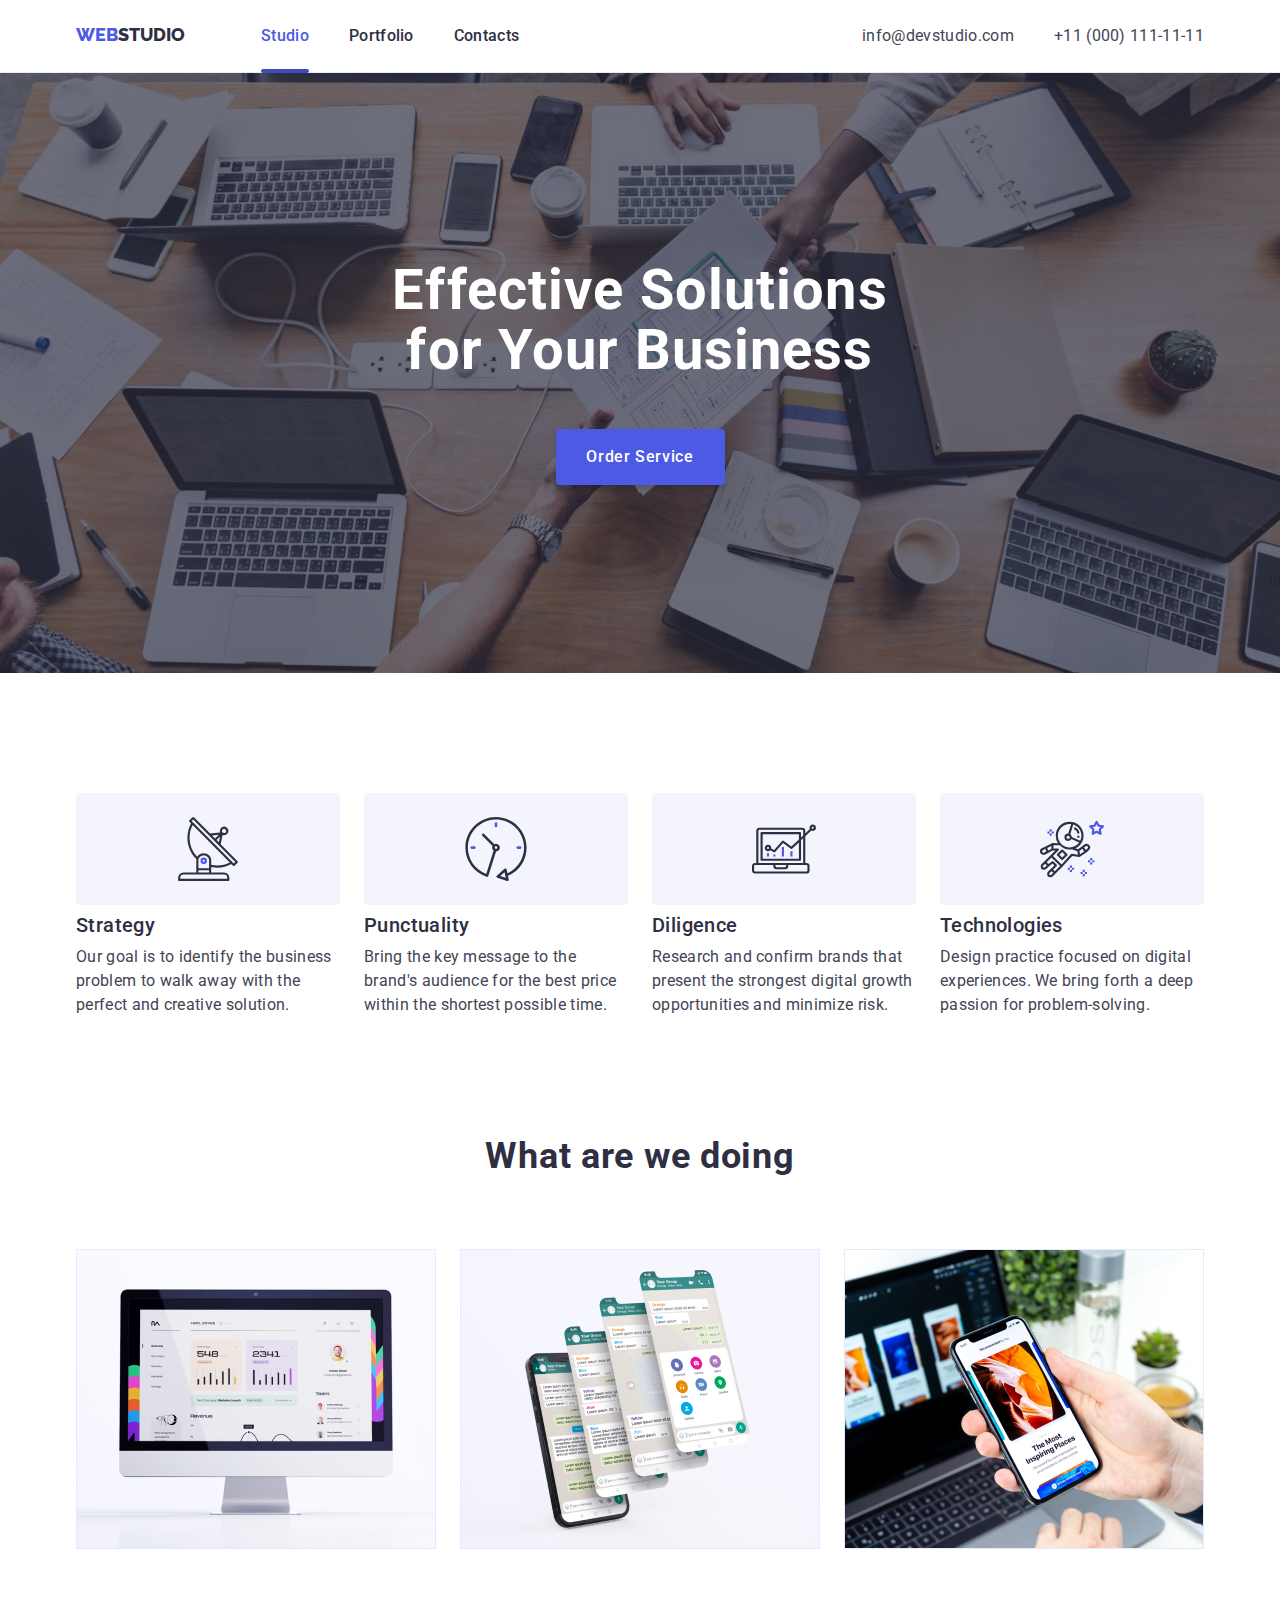
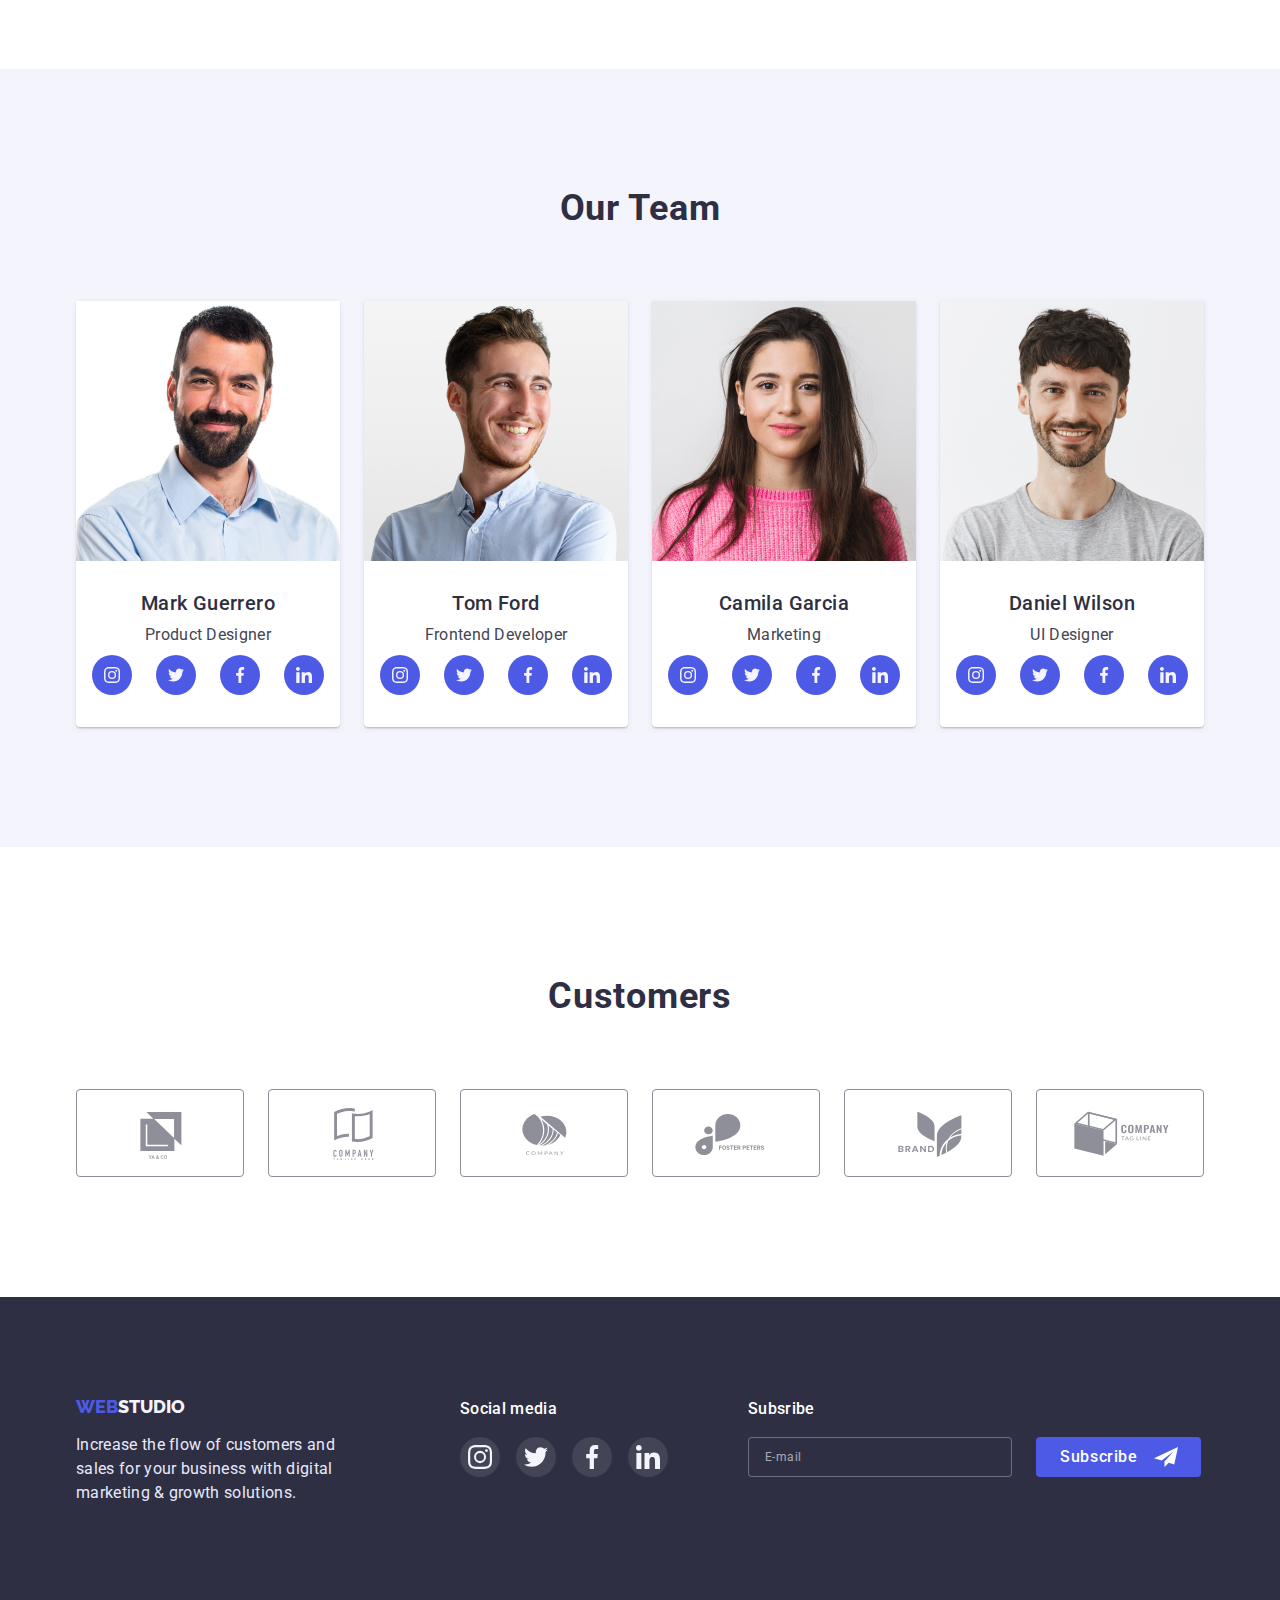
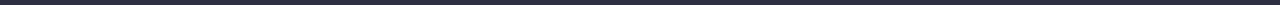
<file: index.html>
<!DOCTYPE html>
<html lang="en">
  <head>
    <meta charset="UTF-8" />
    <meta http-equiv="X-UA-Compatible" content="IE=edge" />
    <meta name="viewport" content="width=device-width, initial-scale=1.0" />
    <link rel="preconnect" href="https://fonts.googleapis.com" />
    <link rel="preconnect" href="https://fonts.gstatic.com" crossorigin />
    <link
      href="https://fonts.googleapis.com/css2?family=Raleway:wght@800&family=Roboto:wght@400;500;700&display=swap"
      rel="stylesheet"
    />
    <link
      rel="stylesheet"
      href="https://cdnjs.cloudflare.com/ajax/libs/modern-normalize/1.1.0/modern-normalize.min.css"
    />
    <link rel="stylesheet" href="./css/style.css" />
    <title>Homework 01</title>
  </head>
  <body>
    <header class="top-line">
      <div class="container container-header">
        <nav>
          <div class="nav-container">
            <a href="./index.html" class="top-logo"
              ><span class="blue-logo">WEB</span>STUDIO</a
            >
            <ul class="list nav-list">
              <li class="nav-link nav-link-now">
                <a href="./index.html" class="link list-link list-link-now"
                  >Studio</a
                >
              </li>
              <li class="nav-link">
                <a href="./portfolio.html" class="link list-link">Portfolio</a>
              </li>
              <li class="nav-link">
                <a href="#" class="link list-link">Contacts</a>
              </li>
            </ul>
          </div>
        </nav>
        <address>
          <ul class="list contacts-list">
            <li class="comtacts-link">
              <a href="mailto:info@devstudio.com" class="contacts"
                >info@devstudio.com</a
              >
            </li>
            <li class="comtacts-link">
              <a href="tel:+110001111111" class="contacts"
                >+11 (000) 111-11-11</a
              >
            </li>
          </ul>
        </address>
      </div>
    </header>
    <main>
      <section class="preview">
        <div class="container">
          <h1 class="preview-header">Effective Solutions for Your Business</h1>
          <button type="button" class="peview-button" data-modal-open>
            Order Service
          </button>
        </div>
        <div class="backdrop is-hidden" data-modal>
          <div class="modal">
            <button class="button-close" data-modal-close>
              <svg class="button-close-svg">
                <use href="./images/symbol-defs.svg#icon-close-modal"></use>
              </svg>
            </button>
            <div class="modal-form">
              <p class="heder-modal">
                Leave your contacts and we will call you back
              </p>
              <form>
                <ul class="list modal-list">
                  <li class="first-list-input">
                    <label for="input-name">
                      <span class="label-name">Name</span>
                      <span class="label-input-modal"
                        ><input
                          type="text"
                          class="input-modal hover-input-modal"
                          id="input-name"
                        />
                        <svg class="inc-input">
                          <use href="./images/icons.svg#icon-persona"></use>
                        </svg>
                      </span>
                    </label>
                  </li>
                  <li class="list-input">
                    <label for="input-phone"
                      ><span class="label-name">Phone</span>
                      <span class="label-input-modal"
                        ><input
                          type="number"
                          class="input-modal hover-input-modal"
                          id="input-phone"
                        />
                        <svg class="inc-input">
                          <use href="./images/icons.svg#icon-phone"></use>
                        </svg>
                      </span>
                    </label>
                  </li>
                  <li class="list-input">
                    <label for="input-mail"
                      ><span class="label-name">Email</span>
                      <span class="label-input-modal"
                        ><input
                          type="email"
                          class="input-modal hover-input-modal"
                          id="input-mail"
                        />
                        <svg class="inc-input">
                          <use href="./images/icons.svg#icon-mail"></use>
                        </svg>
                      </span>
                    </label>
                  </li>
                  <li class="list-input textarea-modal">
                    <label class="textarea-modal" for="input-comment"
                      ><span class="label-name">Comment</span>
                      <textarea
                        class="textarea-form-modal hover-input-modal"
                        placeholder="Text input"
                        rows="6"
                        name="comment"
                        id="input-comment"
                      ></textarea>
                    </label>
                  </li>
                </ul>
                <label for="check" class="label-checkbox">
                  <input
                    class="check-input"
                    type="checkbox"
                    name="check-privecy-policy"
                    id="check"
                  />

                  <svg class="icon-check-svg">
                    <use href="./images/icons.svg#icon-cheackbox-active"></use>
                  </svg>

                  <span class="icon-check"></span>
                  <span class="text-checkbox"
                    >I accept the terms and conditions of the
                    <a href="">Privacy Policy</a></span
                  >
                </label>

                <button type="submit" class="button-modal">Send</button>
              </form>
            </div>
          </div>
        </div>
      </section>

      <section class="advantages">
        <div class="container">
          <!-- header "Our advantages" must be hidden-->
          <h2 class="visually-hidden">Our advantages</h2>
          <ul class="list advantages-flex-container">
            <li class="advantages-list">
              <div class="thumb">
                <svg class="icon-list">
                  <use
                    href="./images/symbol-defs.svg#icon-antenna"
                    class="icon-thumb"
                  ></use>
                </svg>
              </div>

              <h3 class="advantages-header">Strategy</h3>
              <p class="advantages-text">
                Our goal is to identify the business problem to walk away with
                the perfect and creative solution.
              </p>
            </li>
            <li class="advantages-list">
              <div class="thumb">
                <svg class="icon-list">
                  <use
                    href="./images/symbol-defs.svg#icon-clock"
                    class="icon-thumb"
                  ></use>
                </svg>
              </div>
              <h3 class="advantages-header">Punctuality</h3>
              <p class="advantages-text">
                Bring the key message to the brand's audience for the best price
                within the shortest possible time.
              </p>
            </li>
            <li class="advantages-list">
              <div class="thumb">
                <svg class="icon-list">
                  <use
                    href="./images/symbol-defs.svg#icon-diagram"
                    class="icon-thumb"
                  ></use>
                </svg>
              </div>
              <h3 class="advantages-header">Diligence</h3>
              <p class="advantages-text">
                Research and confirm brands that present the strongest digital
                growth opportunities and minimize risk.
              </p>
            </li>
            <li class="advantages-list">
              <div class="thumb">
                <svg class="icon-list">
                  <use
                    href="./images/symbol-defs.svg#icon-astronaut"
                    class="icon-thumb"
                  ></use>
                </svg>
              </div>
              <h3 class="advantages-header">Technologies</h3>
              <p class="advantages-text">
                Design practice focused on digital experiences. We bring forth a
                deep passion for problem-solving.
              </p>
            </li>
          </ul>
        </div>
      </section>
      <section class="works">
        <div class="container works-container">
          <h2 class="works-header">What are we doing</h2>
          <ul class="list works-flex-container">
            <li class="list-works">
              <img
                src="./images/img1.jpg"
                alt="computer"
                width="360px"
                height="300px"
              />
            </li>
            <li class="list-works">
              <img
                src="./images/img2.jpg"
                alt="mobile app"
                width="360px"
                height="300px"
              />
            </li>
            <li class="list-works">
              <img
                src="./images/img3.jpg"
                alt="mobile and notebook"
                width="360px"
                height="300px"
              />
            </li>
          </ul>
        </div>
      </section>
      <section class="team">
        <div class="container">
          <h2 class="team-header">Our Team</h2>
          <ul class="list team-flex-container">
            <li class="team-card">
              <img
                src="./images/mark.jpg"
                alt="foto mark guerrero"
                width="264px"
                height="260px"
              />
              <div class="card-text">
                <h3 class="team-name">Mark Guerrero</h3>
                <p class="specialization">Product Designer</p>
                <ul class="list social-list">
                  <li class="social-item">
                    <a class="social-link" href="#">
                      <svg class="social-icon">
                        <use
                          href="./images/symbol-defs.svg#icon-instagram"
                        ></use>
                      </svg>
                    </a>
                  </li>
                  <li class="social-item">
                    <a class="social-link" href="#">
                      <svg class="social-icon">
                        <use href="./images/symbol-defs.svg#icon-twitter"></use>
                      </svg>
                    </a>
                  </li>
                  <li class="social-item">
                    <a class="social-link" href="#">
                      <svg class="social-icon">
                        <use
                          href="./images/symbol-defs.svg#icon-facebook"
                        ></use>
                      </svg>
                    </a>
                  </li>
                  <li class="social-item">
                    <a class="social-link" href="#">
                      <svg class="social-icon">
                        <use
                          href="./images/symbol-defs.svg#icon-linkedin"
                        ></use>
                      </svg>
                    </a>
                  </li>
                </ul>
              </div>
            </li>
            <li class="team-card">
              <img
                src="./images/tom.jpg"
                alt="foto tom ford"
                width="264px"
                height="260px"
              />
              <div class="card-text">
                <h3 class="team-name">Tom Ford</h3>
                <p class="specialization">Frontend Developer</p>
                <ul class="list social-list">
                  <li class="social-item">
                    <a class="social-link" href="#">
                      <svg class="social-icon">
                        <use
                          href="./images/symbol-defs.svg#icon-instagram"
                        ></use>
                      </svg>
                    </a>
                  </li>
                  <li class="social-item">
                    <a class="social-link" href="#">
                      <svg class="social-icon">
                        <use href="./images/symbol-defs.svg#icon-twitter"></use>
                      </svg>
                    </a>
                  </li>
                  <li class="social-item">
                    <a class="social-link" href="#">
                      <svg class="social-icon">
                        <use
                          href="./images/symbol-defs.svg#icon-facebook"
                        ></use>
                      </svg>
                    </a>
                  </li>
                  <li class="social-item">
                    <a class="social-link" href="#">
                      <svg class="social-icon">
                        <use
                          href="./images/symbol-defs.svg#icon-linkedin"
                        ></use>
                      </svg>
                    </a>
                  </li>
                </ul>
              </div>
            </li>
            <li class="team-card">
              <img
                src="./images/camila.jpg"
                alt="foto camila garcia"
                width="264px"
                height="260px"
              />
              <div class="card-text">
                <h3 class="team-name">Camila Garcia</h3>
                <p class="specialization">Marketing</p>
                <ul class="list social-list">
                  <li class="social-item">
                    <a class="social-link" href="#">
                      <svg class="social-icon">
                        <use
                          href="./images/symbol-defs.svg#icon-instagram"
                        ></use>
                      </svg>
                    </a>
                  </li>
                  <li class="social-item">
                    <a class="social-link" href="#">
                      <svg class="social-icon">
                        <use href="./images/symbol-defs.svg#icon-twitter"></use>
                      </svg>
                    </a>
                  </li>
                  <li class="social-item">
                    <a class="social-link" href="#">
                      <svg class="social-icon">
                        <use
                          href="./images/symbol-defs.svg#icon-facebook"
                        ></use>
                      </svg>
                    </a>
                  </li>
                  <li class="social-item">
                    <a class="social-link" href="#">
                      <svg class="social-icon">
                        <use
                          href="./images/symbol-defs.svg#icon-linkedin"
                        ></use>
                      </svg>
                    </a>
                  </li>
                </ul>
              </div>
            </li>
            <li class="team-card">
              <img
                src="./images/daniel.jpg"
                alt="foto daniel wilson"
                width="264px"
                height="260px"
              />
              <div class="card-text">
                <h3 class="team-name">Daniel Wilson</h3>
                <p class="specialization">UI Designer</p>
                <ul class="list social-list">
                  <li class="social-item">
                    <a class="social-link" href="#">
                      <svg class="social-icon">
                        <use
                          href="./images/symbol-defs.svg#icon-instagram"
                        ></use>
                      </svg>
                    </a>
                  </li>
                  <li class="social-item">
                    <a class="social-link" href="#">
                      <svg class="social-icon">
                        <use href="./images/symbol-defs.svg#icon-twitter"></use>
                      </svg>
                    </a>
                  </li>
                  <li class="social-item">
                    <a class="social-link" href="#">
                      <svg class="social-icon">
                        <use
                          href="./images/symbol-defs.svg#icon-facebook"
                        ></use>
                      </svg>
                    </a>
                  </li>
                  <li class="social-item">
                    <a class="social-link" href="#">
                      <svg class="social-icon">
                        <use
                          href="./images/symbol-defs.svg#icon-linkedin"
                        ></use>
                      </svg>
                    </a>
                  </li>
                </ul>
              </div>
            </li>
          </ul>
        </div>
      </section>
      <section class="customers">
        <div class="container">
          <h2 class="team-header">Customers</h2>
          <ul class="list customers-list">
            <li class="customers-item">
              <a href="" class="customers-link">
                <svg class="customers-icon">
                  <use href="./images/symbol-defs.svg#icon-Union"></use>
                </svg>
              </a>
            </li>
            <li class="customers-item">
              <a href="" class="customers-link">
                <svg class="customers-icon">
                  <use href="./images/symbol-defs.svg#icon-iagline"></use>
                </svg>
              </a>
            </li>
            <li class="customers-item">
              <a href="" class="customers-link">
                <svg class="customers-icon">
                  <use href="./images/symbol-defs.svg#icon-company"></use>
                </svg>
              </a>
            </li>
            <li class="customers-item">
              <a href="" class="customers-link">
                <svg class="customers-icon">
                  <use href="./images/symbol-defs.svg#icon-foster"></use>
                </svg>
              </a>
            </li>
            <li class="customers-item">
              <a href="" class="customers-link">
                <svg class="customers-icon">
                  <use href="./images/symbol-defs.svg#icon-brand"></use>
                </svg>
              </a>
            </li>
            <li class="customers-item">
              <a href="" class="customers-link">
                <svg class="customers-icon">
                  <use href="./images/symbol-defs.svg#icon-tagline"></use>
                </svg>
              </a>
            </li>
          </ul>
        </div>
      </section>
    </main>

    <footer class="bottom-line">
      <div class="container footer-container">
        <div>
          <a href="./index.html" class="bottom-line-logo"
            ><span class="blue-logo">WEB</span>STUDIO</a
          >
          <p class="bottom-line-text">
            Increase the flow of customers and sales for your business with
            digital marketing & growth solutions.
          </p>
        </div>
        <div class="social-list-conteiner">
          <h2 class="footer-social-header">Social media</h2>
          <ul class="list footer-social-list">
            <li class="footer-social-item">
              <a class="footer-social-link" href="#">
                <svg class="footer-social-icon">
                  <use href="./images/symbol-defs.svg#icon-instagram"></use>
                </svg>
              </a>
            </li>
            <li class="footer-social-item">
              <a class="footer-social-link" href="#">
                <svg class="footer-social-icon">
                  <use href="./images/symbol-defs.svg#icon-twitter"></use>
                </svg>
              </a>
            </li>
            <li class="footer-social-item">
              <a class="footer-social-link" href="#">
                <svg class="footer-social-icon">
                  <use href="./images/symbol-defs.svg#icon-facebook"></use>
                </svg>
              </a>
            </li>
            <li class="footer-social-item">
              <a class="footer-social-link" href="#">
                <svg class="footer-social-icon">
                  <use href="./images/symbol-defs.svg#icon-linkedin"></use>
                </svg>
              </a>
            </li>
          </ul>
        </div>
        <div class="subscribe">
          <p>Subsribe</p>
          <form class="subsribe-input">
            <input
              type="email"
              class="input-subsribe-text"
              placeholder="E-mail"
            />
            <button type="submit" class="button-submit">
              Subscribe

              <svg class="inc-button-subsribe">
                <use href="./images/icons.svg#icon-subsscribe"></use>
              </svg>
            </button>
          </form>
        </div>
      </div>
    </footer>
    <script src="./js/modal.js"></script>
  </body>
</html>
</file>
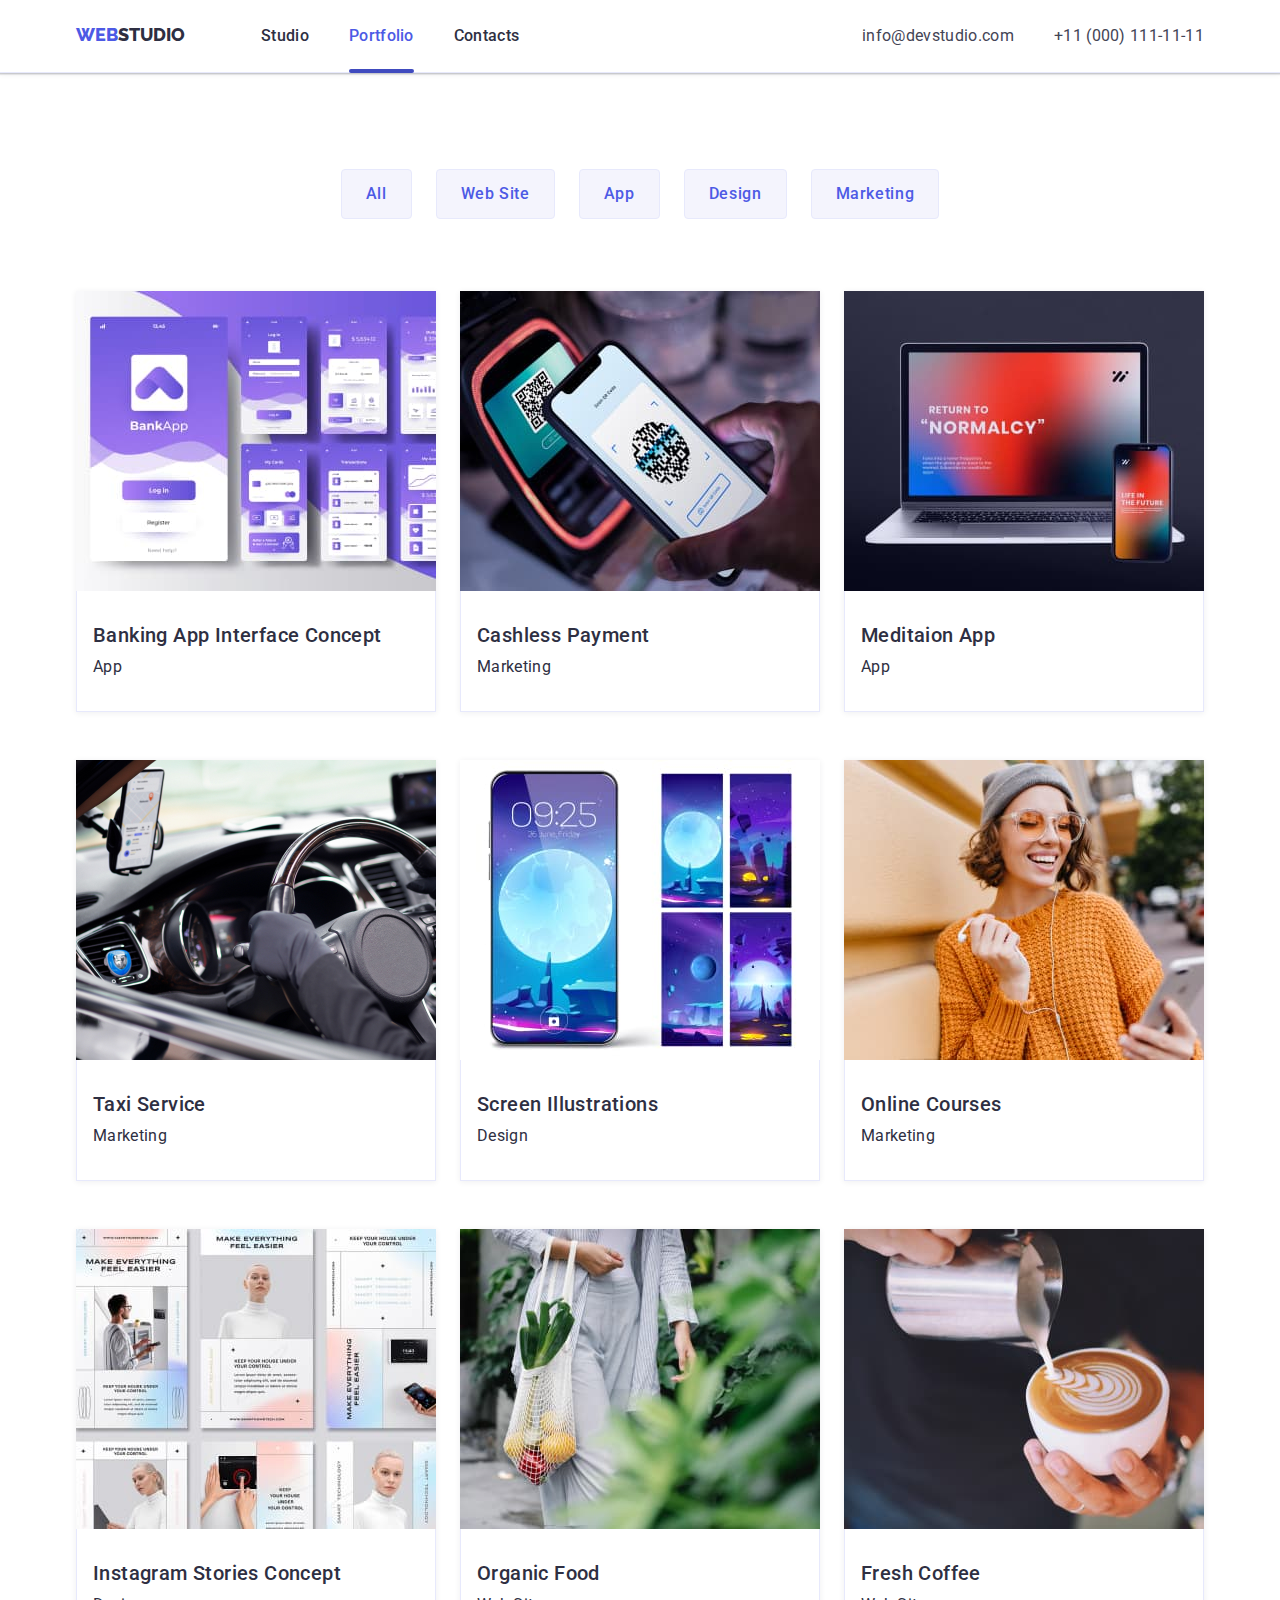
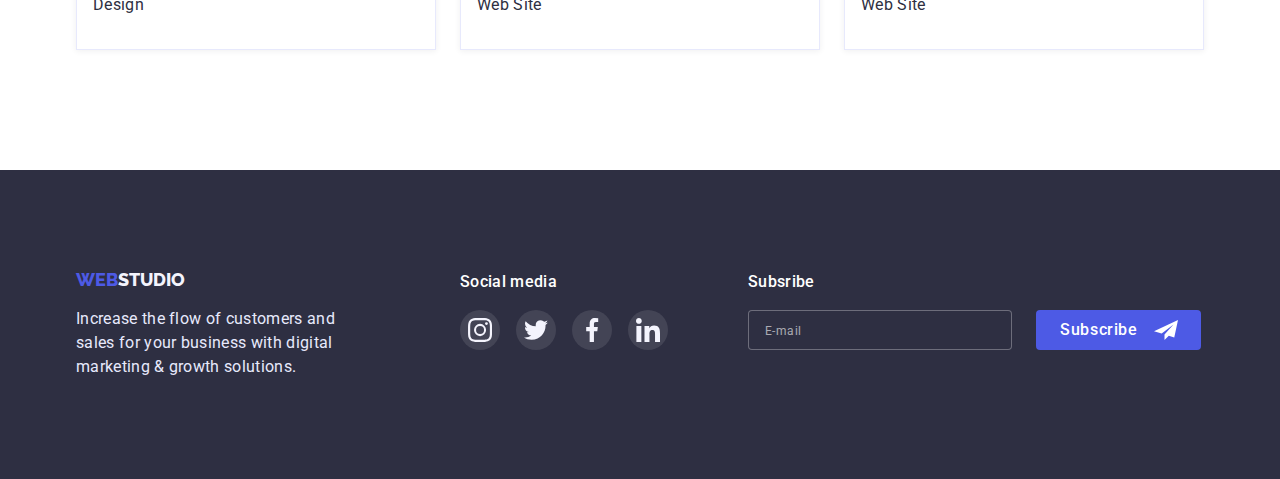
<file: portfolio.html>
<!DOCTYPE html>
<html lang="en">
  <head>
    <meta charset="UTF-8" />
    <meta http-equiv="X-UA-Compatible" content="IE=edge" />
    <meta name="viewport" content="width=device-width, initial-scale=1.0" />
    <link rel="preconnect" href="https://fonts.googleapis.com" />
    <link rel="preconnect" href="https://fonts.gstatic.com" crossorigin />
    <link
      href="https://fonts.googleapis.com/css2?family=Raleway:wght@800&family=Roboto:wght@400;500;700&display=swap"
      rel="stylesheet"
    />
    <link
      rel="stylesheet"
      href="https://cdnjs.cloudflare.com/ajax/libs/modern-normalize/1.1.0/modern-normalize.min.css"
    />
    <link rel="stylesheet" href="./css/style.css" />
    <title>Portfolio</title>
  </head>
  <body>
    <header class="top-line">
      <div class="container container-header">
        <nav>
          <div class="nav-container">
            <a href="./index.html" class="top-logo"
              ><span class="blue-logo">WEB</span>STUDIO</a
            >
            <ul class="list nav-list">
              <li class="nav-link">
                <a href="./index.html" class="link list-link">Studio</a>
              </li>
              <li class="nav-link nav-link-now">
                <a href="./portfolio.html" class="link list-link list-link-now"
                  >Portfolio</a
                >
              </li>
              <li class="nav-link">
                <a href="#" class="link list-link">Contacts</a>
              </li>
            </ul>
          </div>
        </nav>
        <address>
          <ul class="list contacts-list">
            <li class="comtacts-link">
              <a href="mailto:info@devstudio.com" class="contacts"
                >info@devstudio.com</a
              >
            </li>
            <li class="comtacts-link">
              <a href="tel:+110001111111" class="contacts"
                >+11 (000) 111-11-11</a
              >
            </li>
          </ul>
        </address>
      </div>
    </header>
    <main>
      <section class="work-examples">
        <div class="container">
          <h1 class="visually-hidden">List of works</h1>
          <!-- header "List of works" must be hidden-->
          <ul class="filter-list list">
            <li class="list-button">
              <button type="button" class="filter-button">All</button>
            </li>
            <li class="list-button">
              <button type="button" class="filter-button">Web Site</button>
            </li>
            <li class="list-button">
              <button type="button" class="filter-button">App</button>
            </li>
            <li class="list-button">
              <button type="button" class="filter-button">Design</button>
            </li>
            <li class="list-button">
              <button type="button" class="filter-button">Marketing</button>
            </li>
          </ul>
          <ul class="examples-list list">
            <li class="examples-card">
              <a href="#" class="examples-link">
                <div class="exampl-img">
                  <img
                    src="./images/portfolio/bankingapp.jpg"
                    alt="foto banking app interface"
                    width="360"
                    height="300"
                  />
                  <div class="hover-content">
                    <p class="hover-content-text">
                      14 Stylish and User-Friendly App Design Concepts · Task
                      Manager App · Calorie Tracker App · Exotic Fruit Ecommerce
                      App · Cloud Storage App
                    </p>
                  </div>
                </div>
                <div class="examples-card-text">
                  <h2 class="examples-header">Banking App Interface Concept</h2>
                  <p class="examples-text">App</p>
                </div>
              </a>
            </li>
            <li class="examples-card">
              <a href="#" class="examples-link">
                <div class="exampl-img">
                  <img
                    src="./images/portfolio/cashless.jpg"
                    alt="phone in cashless"
                    width="360"
                    height="300"
                  />
                  <div class="hover-content">
                    <p class="hover-content-text">
                      14 Stylish and User-Friendly App Design Concepts · Task
                      Manager App · Calorie Tracker App · Exotic Fruit Ecommerce
                      App · Cloud Storage App
                    </p>
                  </div>
                </div>
                <div class="examples-card-text">
                  <h2 class="examples-header">Cashless Payment</h2>
                  <p class="examples-text">Marketing</p>
                </div>
              </a>
            </li>
            <li class="examples-card">
              <a href="#" class="examples-link">
                <div class="exampl-img">
                  <img
                    src="./images/portfolio/maditaionapp.jpg"
                    alt="phone and nootebook"
                    width="360"
                    height="300"
                  />
                  <div class="hover-content">
                    <p class="hover-content-text">
                      14 Stylish and User-Friendly App Design Concepts · Task
                      Manager App · Calorie Tracker App · Exotic Fruit Ecommerce
                      App · Cloud Storage App
                    </p>
                  </div>
                </div>
                <div class="examples-card-text">
                  <h2 class="examples-header">Meditaion App</h2>
                  <p class="examples-text">App</p>
                </div>
              </a>
            </li>
            <li class="examples-card">
              <a href="#" class="examples-link"
                ><div class="exampl-img">
                  <img
                    src="./images/portfolio/taxiservice.jpg"
                    alt="phone in car"
                    width="360"
                    height="300"
                  />
                  <div class="hover-content">
                    <p class="hover-content-text">
                      14 Stylish and User-Friendly App Design Concepts · Task
                      Manager App · Calorie Tracker App · Exotic Fruit Ecommerce
                      App · Cloud Storage App
                    </p>
                  </div>
                </div>
                <div class="examples-card-text">
                  <h2 class="examples-header">Taxi Service</h2>
                  <p class="examples-text">Marketing</p>
                </div>
              </a>
            </li>
            <li class="examples-card">
              <a href="#" class="examples-link"
                ><div class="exampl-img">
                  <img
                    src="./images/portfolio/screenillustration.jpg"
                    alt="phone illustrations"
                    width="360"
                    height="300"
                  />
                  <div class="hover-content">
                    <p class="hover-content-text">
                      14 Stylish and User-Friendly App Design Concepts · Task
                      Manager App · Calorie Tracker App · Exotic Fruit Ecommerce
                      App · Cloud Storage App
                    </p>
                  </div>
                </div>
                <div class="examples-card-text">
                  <h2 class="examples-header">Screen Illustrations</h2>
                  <p class="examples-text">Design</p>
                </div>
              </a>
            </li>
            <li class="examples-card">
              <a href="#" class="examples-link">
                <div class="exampl-img">
                  <img
                    src="./images/portfolio/onlinecourses.jpg"
                    alt="girl with phone"
                    width="360"
                    height="300"
                  />
                  <div class="hover-content">
                    <p class="hover-content-text">
                      14 Stylish and User-Friendly App Design Concepts · Task
                      Manager App · Calorie Tracker App · Exotic Fruit Ecommerce
                      App · Cloud Storage App
                    </p>
                  </div>
                </div>
                <div class="examples-card-text">
                  <h2 class="examples-header">Online Courses</h2>
                  <p class="examples-text">Marketing</p>
                </div>
              </a>
            </li>
            <li class="examples-card">
              <a href="#" class="examples-link"
                ><div class="exampl-img">
                  <img
                    src="./images/portfolio/instagramstories.jpg"
                    alt="six instagram pages"
                    width="360"
                    height="300"
                  />
                  <div class="hover-content">
                    <p class="hover-content-text">
                      14 Stylish and User-Friendly App Design Concepts · Task
                      Manager App · Calorie Tracker App · Exotic Fruit Ecommerce
                      App · Cloud Storage App
                    </p>
                  </div>
                </div>
                <div class="examples-card-text">
                  <h2 class="examples-header">Instagram Stories Concept</h2>
                  <p class="examples-text">Design</p>
                </div>
              </a>
            </li>

            <li class="examples-card">
              <a href="#" class="examples-link"
                ><div class="exampl-img">
                  <img
                    src="./images/portfolio/organicfood.jpg"
                    alt="pipple and organic food"
                    width="360"
                    height="300"
                  />
                  <div class="hover-content">
                    <p class="hover-content-text">
                      14 Stylish and User-Friendly App Design Concepts · Task
                      Manager App · Calorie Tracker App · Exotic Fruit Ecommerce
                      App · Cloud Storage App
                    </p>
                  </div>
                </div>
                <div class="examples-card-text">
                  <h2 class="examples-header">Organic Food</h2>
                  <p class="examples-text">Web Site</p>
                </div>
              </a>
            </li>
            <li class="examples-card">
              <a href="#" class="examples-link"
                ><div class="exampl-img">
                  <img
                    src="./images/portfolio/freshcoffe.jpg"
                    alt="capuchino"
                    width="360"
                    height="300"
                  />
                  <div class="hover-content">
                    <p class="hover-content-text">
                      14 Stylish and User-Friendly App Design Concepts · Task
                      Manager App · Calorie Tracker App · Exotic Fruit Ecommerce
                      App · Cloud Storage App
                    </p>
                  </div>
                </div>
                <div class="examples-card-text">
                  <h2 class="examples-header">Fresh Coffee</h2>
                  <p class="examples-text">Web Site</p>
                </div>
              </a>
            </li>
          </ul>
        </div>
      </section>
    </main>
    <footer class="bottom-line">
      <div class="container footer-container">
        <div>
          <a href="./index.html" class="bottom-line-logo"
            ><span class="blue-logo">WEB</span>STUDIO</a
          >
          <p class="bottom-line-text">
            Increase the flow of customers and sales for your business with
            digital marketing & growth solutions.
          </p>
        </div>
        <div class="social-list-conteiner">
          <h2 class="footer-social-header">Social media</h2>
          <ul class="list footer-social-list">
            <li class="footer-social-item">
              <a class="footer-social-link" href="#">
                <svg class="footer-social-icon">
                  <use href="./images/symbol-defs.svg#icon-instagram"></use>
                </svg>
              </a>
            </li>
            <li class="footer-social-item">
              <a class="footer-social-link" href="#">
                <svg class="footer-social-icon">
                  <use href="./images/symbol-defs.svg#icon-twitter"></use>
                </svg>
              </a>
            </li>
            <li class="footer-social-item">
              <a class="footer-social-link" href="#">
                <svg class="footer-social-icon">
                  <use href="./images/symbol-defs.svg#icon-facebook"></use>
                </svg>
              </a>
            </li>
            <li class="footer-social-item">
              <a class="footer-social-link" href="#">
                <svg class="footer-social-icon">
                  <use href="./images/symbol-defs.svg#icon-linkedin"></use>
                </svg>
              </a>
            </li>
          </ul>
        </div>
        <div class="subscribe">
          <p>Subsribe</p>
          <form class="subsribe-input">
            <input
              type="email"
              class="input-subsribe-text"
              placeholder="E-mail"
            />
            <button type="submit" class="button-submit">
              Subscribe

              <svg class="inc-button-subsribe">
                <use href="./images/icons.svg#icon-subsscribe"></use>
              </svg>
            </button>
          </form>
        </div>
      </div>
    </footer>
  </body>
</html>
</file>
<file: css/style.css>
:root {
  --first-logo-color: #4d5ae5;
  --second-footer-text-color: #f4f4fd;
  --primery-background-color: #ffffff;
  --primery-text-color: #2e2f42;
  --text-color: #434455;
  --footer-text-color: #e7e9fc;
  --hover-text-color: #404bbf;
  --primery-button-text-color: #ffffff;
  --primery-button-background-color: #4d5ae5;
  --hover-button-background-color: #404bbf;
  --team-background-color: #f4f4fd;
  --team-card-background-color: #ffffff;
  --footer-color: #2e2f42;
  --thumb-color: #f4f4fd;
  --color-background-social-link: #4d5ae5;
  --hover-footer-socials-link: #31d0aa;
  --hover-portfolio-img: #4d5ae5;
}
body {
  color: var(--text-color);
  background-color: var(--primery-background-color);
  font-family: "Roboto", sans-serif;
  font-size: 16px;
}

p,
ul,
li,
h1,
h2,
h3,
h4,
h5,
button {
  margin: 0;
  padding: 0;
}
img {
  display: block;
  max-width: 100%;
  height: auto;
}

/* index.html */
.list {
  list-style: none;
}

.visually-hidden {
  position: absolute;
  white-space: nowrap;
  width: 1px;
  height: 1px;
  overflow: hidden;
  border: 0;
  padding: 0;
  clip: rect(0 0 0 0);
  clip-path: inset(50%);
  margin: -1px;
}
.container {
  width: 1158px;
  /* border: 1px solid tomato; */
  padding: 0 15px;
  margin-right: auto;
  margin-left: auto;
}
/*header*/
.container-header {
  display: flex;
  justify-content: space-between;
}
.nav-container {
  display: flex;
  align-items: baseline;
}
.top-line {
  border-bottom: 1px solid #e7e9fc;
  box-shadow: 0px 2px 1px rgba(46, 47, 66, 0.08),
    0px 1px 1px rgba(46, 47, 66, 0.16), 0px 1px 6px rgba(46, 47, 66, 0.08);
}
.top-logo {
  color: var(--primery-text-color);
  text-decoration: none;
  font-family: "Raleway", sans-serif;
  font-style: normal;
  font-weight: 800;
  font-size: 18px;
  line-height: 1.33;
  margin-right: 76px;
}
.blue-logo {
  color: var(--first-logo-color);
  font-family: "Raleway", sans-serif;
  font-style: normal;
  font-weight: 800;
  font-size: 18px;
  line-height: 1.33;
}
.nav-list {
  display: flex;
  padding-left: 0;
}
.list-link {
  display: block;
  padding-top: 24px;
  padding-bottom: 24px;
  color: var(--primery-text-color);
  font-weight: 500;
  font-size: 16px;
  line-height: 1.5;
  letter-spacing: 0.02em;
  transition: color 250ms cubic-bezier(0.4, 0, 0.2, 1);
}
.list-link-now {
  color: #4d5ae5;
}
.list-link-now::after {
  content: "";
  position: absolute;
  display: block;
  bottom: -1px;
  left: 0;
  width: 100%;
  height: 4px;
  background: #404bbf;
  border-radius: 2px;
}
.nav-link + .nav-link {
  margin-left: 40px;
}
.link {
  text-decoration: none;
}
.nav-link-now {
  position: relative;
}

.list-link:hover,
.list-link:focus {
  color: var(--hover-text-color);
}
.contacts-list {
  display: flex;
}
.contacts {
  display: block;
  color: var(--text-color);
  font-size: 16px;
  line-height: 1.5;
  letter-spacing: 0.02em;
  text-decoration: none;
  font-style: normal;
  padding: 24px 0;
  letter-spacing: 0.02em;
  transition: color 250ms cubic-bezier(0.4, 0, 0.2, 1);
}
.comtacts-link + .comtacts-link {
  margin-left: 40px;
}

.contacts:hover,
.contacts:focus {
  color: var(--hover-text-color);
}
/* preview */
.preview {
  text-align: center;
  padding: 188px 0;

  background-image: linear-gradient(
      to right,
      rgba(46, 47, 66, 0.7),
      rgba(46, 47, 66, 0.7)
    ),
    url("./img/people-office.jpg");

  background-repeat: no-repeat;
  background-position: center;
  max-width: 1440px;
  margin: 0 auto;
  background-size: cover;
}
.preview-header {
  color: var(--primery-background-color);
  font-weight: 700;
  font-size: 56px;
  line-height: 1.071;
  margin-bottom: 48px;
  letter-spacing: 0.02em;

  max-width: 498px;

  margin-left: auto;
  margin-right: auto;
}
.peview-button {
  color: var(--primery-button-text-color);
  background-color: var(--primery-button-background-color);
  font-family: "Roboto", sans-serif;
  font-style: normal;
  font-weight: 500;
  font-size: 16px;
  line-height: 1.5;
  letter-spacing: 0.04em;
  width: 169px;
  height: 56px;
  border-radius: 4px;
  border: 1px solid transparent;
  cursor: auto;
  box-shadow: 0px 4px 4px rgba(0, 0, 0, 0.15);
  transition: background-color 250ms cubic-bezier(0.4, 0, 0.2, 1);

  cursor: pointer;
}
.peview-button:hover,
.peview-button:focus {
  background-color: var(--hover-button-background-color);
}
/* MODAL */
.backdrop {
  position: fixed;
  top: 0;
  left: 0;
  width: 100%;
  height: 100%;
  background: rgba(46, 47, 66, 0.4);
  transition: opacity 250ms cubic-bezier(0.4, 0, 0.2, 1),
    visibility 250ms cubic-bezier(0.4, 0, 0.2, 1);
  display: flex;
  align-items: center;
  justify-content: center;
}
.modal {
  position: absolute;

  transform: scale(1);

  width: 408px;
  height: 576px;
  background: #fcfcfc;
  border-radius: 4px;
  transition: transform 250ms cubic-bezier(0.4, 0, 0.2, 1);
}
.is-hidden {
  opacity: 0;
  pointer-events: none;
  visibility: hidden;
}
.backdrop.is-hidden .modal {
  transform: scale(0);
}

.button-close {
  border-style: none;
}
.button-close {
  position: absolute;

  display: flex;
  align-items: center;
  justify-content: center;

  top: 24px;
  right: 24px;
  height: 24px;
  width: 24px;
  background-color: #e7e9fc;
  border: 1px solid rgba(0, 0, 0, 0.1);
  border-radius: 50%;
  cursor: pointer;

  transition: background-color 250ms cubic-bezier(0.4, 0, 0.2, 1),
    fill 250ms cubic-bezier(0.4, 0, 0.2, 1);
}
.button-close:hover,
.button-close:focus {
  background-color: var(--color-background-social-link);
  fill: var(--primery-button-text-color);
}
.button-close-svg {
  width: 8px;
  height: 8px;
}

/* Modal-form */
.modal-form {
  padding: 72px 24px 24px 24px;
}
.heder-modal {
  font-weight: 500;
  font-size: 16px;
  line-height: 1.5;
  text-align: center;
  letter-spacing: 0.02em;
  color: #2e2f42;
}
.first-list-input {
  margin-top: 16px;
}
.list-input {
  margin-top: 8px;
}

.label-name {
  display: block;
  text-align: left;
  font-size: 12px;
  line-height: 1.1666;
  letter-spacing: 0.01em;
  color: #8e8f99;
}
.label-input-modal {
  position: relative;
}

.inc-input {
  position: absolute;
  display: inline-block;
  top: 0;
  left: 0;
  width: 22px;
  height: 24px;
  margin-left: 16px;
  margin-top: 2px;
  fill: #2e2f42;
  transition: fill 250ms cubic-bezier(0.4, 0, 0.2, 1);
}
.hover-input-modal:hover + .inc-input {
  fill: #4d5ae5;
}
.hover-input-modal:hover {
  border: 1px solid #4d5ae5;
}
.hover-input-modal:focus-within + .inc-input {
  fill: #4d5ae5;
}
.hover-input-modal:hover {
  border: 1px solid #4d5ae5;
}

.input-modal {
  margin-top: 4px;
  width: 360px;
  height: 40px;
  border: 1px solid rgba(33, 33, 33, 0.2);
  border-radius: 4px;
  padding-left: 38px;
  transition: border 250ms cubic-bezier(0.4, 0, 0.2, 1);
}
.textarea-form-modal {
  resize: none;
  width: 360px;
  height: 120px;
  font-size: 12px;
  line-height: 1.1666;
  letter-spacing: 0.04em;
  padding: 8px 16px 8px 16px;
  border: 1px solid rgba(33, 33, 33, 0.2);
  border-radius: 4px;
  margin-top: 4px;
  transition: border 250ms cubic-bezier(0.4, 0, 0.2, 1);
}

.textarea-form-modal::placeholder {
  font-size: 12px;
  line-height: 1.1666;
  letter-spacing: 0.04em;
  color: rgba(117, 117, 117, 0.5);
}
.textarea-modal {
  height: 138px;
}
.modal-list {
  margin-bottom: 16px;
}
/* Checbox */

.label-checkbox {
  position: relative;
}
.check-input {
  position: absolute;
  width: 1px;
  height: 1px;
  overflow: hidden;
  clip: rect(0 0 0 0);
}
.icon-check-svg {
  display: none;
  position: absolute;
  top: 2px;
  margin: 0;
  left: -22px;
  width: 16px;
  height: 16px;
  background-color: #404bbf;
  border-color: #404bbf;
  fill: #e7e9fc;
  overflow: hidden;
  border-radius: 2px;
}
.text-checkbox {
  margin-top: 16px;
  font-size: 12px;
  line-height: 1.1666;
  letter-spacing: 0.04em;
  color: #757575;
}
.link-privacy-policy {
  color: #4d5ae5;
}
.icon-check {
  position: absolute;
  display: inline-block;
  top: 2px;
  left: -22px;
  width: 16px;
  height: 16px;
  border: 1.25px solid #2e2f42;
  border-radius: 2px;
}
.check-input:checked ~ .icon-check-svg {
  display: inline;
}
.check-input:checked ~ .icon-check {
  border: 1.25px solid #404bbf;
}
.label-checkbox {
  margin-top: 16px;
}
/* button Modal */
.button-modal {
  background-color: var(--primery-button-background-color);
  box-shadow: 0px 4px 4px rgba(0, 0, 0, 0.15);
  border-radius: 4px;
  border: transparent;
  fill: #404bbf;

  font-weight: 500;
  font-size: 16px;
  line-height: 1.5;
  letter-spacing: 0.04em;

  color: #ffffff;
  width: 169px;
  height: 56px;
  margin-top: 24px;
  cursor: pointer;
  transition: background-color 250ms cubic-bezier(0.4, 0, 0.2, 1);
}
.button-modal:hover {
  background-color: #404bbf;
}
/* advantages */
.advantages {
  padding: 120px 0;
}
.advantages-flex-container {
  display: flex;
  justify-content: space-between;
  width: 1128px;
}

.advantages-header {
  color: var(--primery-text-color);
  font-weight: 500;
  font-size: 20px;
  line-height: 1.2;
  margin-bottom: 8px;
  letter-spacing: 0.02em;
}
.advantages-text {
  font-size: 16px;
  line-height: 1.5;
  letter-spacing: 0.02em;
  color: var(--text-color);
}
.advantages-list {
  flex-basis: calc(100% / (4-24px));
}
.advantages-list + .advantages-list {
  margin-left: 24px;
}
.thumb {
  background-color: var(--thumb-color);
  border-radius: 4px;
  margin-bottom: 8px;
  width: 264px;
  height: 112px;
  display: flex;
  align-items: center;
  justify-content: center;
}
.icon-list {
  width: 64px;
  height: 64px;
}

/* works */
.works {
  padding-bottom: 120px;
}

.works-flex-container {
  display: flex;
}
.works-header {
  color: var(--primery-text-color);
  font-weight: 700;
  font-size: 36px;
  line-height: 1.11;
  margin-bottom: 72px;
  text-align: center;
  letter-spacing: 0.02em;
}
.list-works + .list-works {
  margin-left: 24px;
}
/* Team */
.team-flex-container {
  display: flex;
}

.team {
  background-color: var(--team-background-color);
  padding-top: 120px;
  padding-bottom: 120px;
}
.team-card {
  background-color: var(--team-card-background-color);
  text-align: center;
  box-shadow: 0px 1px 6px rgba(46, 47, 66, 0.08),
    0px 1px 1px rgba(46, 47, 66, 0.16), 0px 2px 1px rgba(46, 47, 66, 0.08);
  border-radius: 0px 0px 4px 4px;
}
.team-header {
  color: var(--primery-text-color);
  font-weight: 700;
  font-size: 36px;
  line-height: 1.11;
  letter-spacing: 0.02em;
  margin-bottom: 72px;

  text-align: center;
}

.team-card + .team-card {
  margin-left: 24px;
}
.card-text {
  padding: 32px 16px 32px 16px;
}

.team-name {
  color: var(--primery-text-color);
  font-weight: 500;
  font-size: 20px;
  line-height: 1.09;
  margin-bottom: 8px;
  letter-spacing: 0.02em;
}
.specialization {
  font-weight: 400;
  font-size: 16px;
  line-height: 1.5;

  text-align: center;
  letter-spacing: 0.02em;

  color: var(--text-color);
}

.team-specialization {
  color: var(--text-color);
}

/* SN-list */
.social-list {
  margin-top: 8px;
  display: flex;
  gap: 24px;
}
.social-item {
  width: 40px;
  height: 40px;
}
.social-link {
  display: flex;
  align-items: center;
  justify-content: center;
  width: 100%;
  height: 100%;
  background-color: var(--color-background-social-link);
  border-radius: 50%;
  transition: background-color 250ms cubic-bezier(0.4, 0, 0.2, 1);
}

.social-link:hover,
.social-link:focus {
  background-color: #404bbf;
}
.social-icon {
  width: 16px;
  height: 16px;
}

/* customers */
.customers {
  padding: 130px 0 120px 0;
}
.customers-list {
  display: flex;
  gap: 24px;
}
.customers-item {
  width: 168px;
  height: 88px;
}
.customers-link {
  display: flex;
  align-items: center;
  justify-content: center;
  width: 100%;
  height: 100%;
  border: 1px solid;
  border-color: #8e8f99;
  border-radius: 4px;
  transition: border-color 250ms cubic-bezier(0.4, 0, 0.2, 1);
}
.customers-link:hover {
  border-color: #404bbf;
}
.customers-link:focus {
  border-color: #404bbf;
}

.customers-link:hover .customers-icon,
.customers-link:focus .customers-icon {
  fill: #404bbf;
}

.customers-icon {
  width: 104px;
  height: 56px;
  fill: #8e8f99;
  transition: fill 250ms cubic-bezier(0.4, 0, 0.2, 1);
}
/* footer */
.footer-container {
  display: flex;
}
.bottom-line {
  background-color: var(--footer-color);
  padding: 100px 0;
}

.bottom-line-logo {
  display: inline-block;

  color: var(--second-footer-text-color);
  text-decoration: none;
  font-family: "Raleway", sans-serif;
  font-style: normal;
  font-weight: 800;
  font-size: 18px;
  line-height: 1.16;
  margin-bottom: 16px;
}

.blue-logo {
  color: var(--first-logo-color);
  text-decoration: none;
  font-family: "Raleway", sans-serif;
  font-style: normal;
  font-weight: 800;
  font-size: 18px;
  line-height: 1.16;
}
.bottom-line-text {
  color: var(--footer-text-color);
  font-size: 16px;
  line-height: 1.5;
  letter-spacing: 0.02em;
  width: 264px;
}
.social-list-conteiner {
  margin-left: 120px;
}
.footer-social-header {
  font-family: "Roboto", sans-serif;
  font-style: normal;
  font-weight: 500;
  font-size: 16px;
  line-height: 1.5;
  letter-spacing: 0.02em;
  color: #ffffff;
  margin-bottom: 16px;
}
.footer-social-list {
  display: flex;
  gap: 16px;
}
.footer-social-item {
  width: 40px;
  height: 40px;
}
.footer-social-link {
  display: flex;
  align-items: center;
  justify-content: center;
  width: 100%;
  height: 100%;
  border-radius: 50%;
  background-color: rgba(255, 255, 255, 0.1);
  transition: background-color 250ms cubic-bezier(0.4, 0, 0.2, 1);
}
.footer-social-link:hover,
.footer-social-link:focus {
  background-color: var(--hover-footer-socials-link);
}
.footer-social-icon {
  width: 24px;
  height: 24px;
}
/* Subsribe */
.subscribe {
  margin-left: 80px;
  font-weight: 500;
  font-size: 16px;
  line-height: 1.5;
  letter-spacing: 0.02em;
  color: #ffffff;
}
.input-subsribe-text {
  width: 264px;
  background-color: var(--footer-color);
  border: 1px solid rgba(255, 255, 255, 0.3);
  border-radius: 4px;
  padding-left: 16px;
  color: var(--footer-text-color);
}
.input-subsribe-text::placeholder {
  font-size: 12px;
  line-height: 2;
  letter-spacing: 0.04em;
  color: rgba(255, 255, 255, 0.6);
}
.subsribe-input {
  margin-top: 16px;
  display: flex;
  gap: 24px;
}
.button-submit {
  display: flex;
  align-items: center;
  width: 165px;
  height: 40px;
  gap: 16px;
  background: #4d5ae5;
  border-radius: 4px;
  border: transparent;
  padding-left: 24px;
  font-weight: 500;
  font-size: 16px;
  line-height: 1.5;
  align-items: center;
  text-align: center;
  letter-spacing: 0.04em;
  color: #ffffff;
  transition: background-color 250ms cubic-bezier(0.4, 0, 0.2, 1);
  cursor: pointer;
}
.inc-button-subsribe {
  width: 24px;
  height: 24px;
  fill: #ffffff;
}
.button-submit:hover {
  background-color: #404bbf;
}

/* portfolio */
.work-examples {
  padding-top: 96px;
  padding-bottom: 120px;
}
.filter-button {
  color: var(--first-logo-color);
  background-color: var(--second-footer-text-color);
  font-family: "Roboto", sans-serif;
  font-style: normal;
  font-weight: 500;
  font-size: 16px;
  line-height: 1.5;
  cursor: auto;
  letter-spacing: 0.04em;
  border: 1px solid;
  border-color: #e7e9fc;
  border-radius: 4px;
  padding: 12px 24px;
  box-shadow: none;
  transition: color 250ms cubic-bezier(0.4, 0, 0.2, 1),
    background-color 250ms cubic-bezier(0.4, 0, 0.2, 1),
    border-color 250ms cubic-bezier(0.4, 0, 0.2, 1),
    box-shadow 250ms cubic-bezier(0.4, 0, 0.2, 1);
  cursor: pointer;
}
.list-button + .list-button {
  margin-left: 24px;
}
.filter-button:hover,
.filter-button:focus {
  color: var(--primery-button-text-color);
  background-color: var(--hover-button-background-color);

  border-color: transparent;
  box-shadow: 0px 3px 1px rgba(0, 0, 0, 0.1), 0px 2px 1px rgba(0, 0, 0, 0.08),
    0px 2px 2px rgba(0, 0, 0, 0.12);
}
.examples-link {
  text-decoration: none;
  box-shadow: none;

  transition: box-shadow 250ms cubic-bezier(0.4, 0, 0.2, 1);
}
.examples-header {
  color: var(--primery-text-color);
  font-weight: 500;
  font-size: 20px;
  line-height: 1.2;
  letter-spacing: 0.02em;
  margin-bottom: 8px;
}

.examples-text {
  color: var(--primery-text-color);
  font-size: 16px;
  line-height: 1.5;
  letter-spacing: 0.02em;
}
.filter-list {
  display: flex;
  justify-content: center;
  margin-bottom: 72px;
}
.examples-list {
  display: flex;
  flex-wrap: wrap;
  gap: 48px 24px;
}
.examples-card {
  margin: 0;
  padding: 0;
  box-shadow: 0px 1px 6px rgba(46, 47, 66, 0.08);

  max-width: 360px;
}
.examples-card-text {
  padding: 32px 16px 32px 16px;
  border-right: 1px solid #e7e9fc;
  border-left: 1px solid #e7e9fc;
  border-bottom: 1px solid #e7e9fc;
}
.examples-link:hover .examples-card-text,
.examples-link:focus .examples-card-text {
  box-shadow: 0px 1px 6px rgba(46, 47, 66, 0.08),
    0px 1px 1px rgba(46, 47, 66, 0.16), 0px 2px 1px rgba(46, 47, 66, 0.08);
}
/* hover img */
.hover-content {
  position: absolute;
  top: 0;
  left: 0;
  width: 100%;
  height: 100%;

  background: var(--first-logo-color);
  transform: translateY(100%);
  transition: transform 250ms cubic-bezier(0.4, 0, 0.2, 1);
}
.examples-link:hover .hover-content,
.examples-link:focus .hover-content {
  transform: translateY(0);
}
.exampl-img {
  position: relative;
  overflow: hidden;
}
.hover-content-text {
  text-align: center;
  font-weight: 400;
  font-size: 16px;
  line-height: 1.5;
  letter-spacing: 0.02em;
  padding: 40px 32px 164px 32px;
  color: var(--second-footer-text-color);
}
</file>
